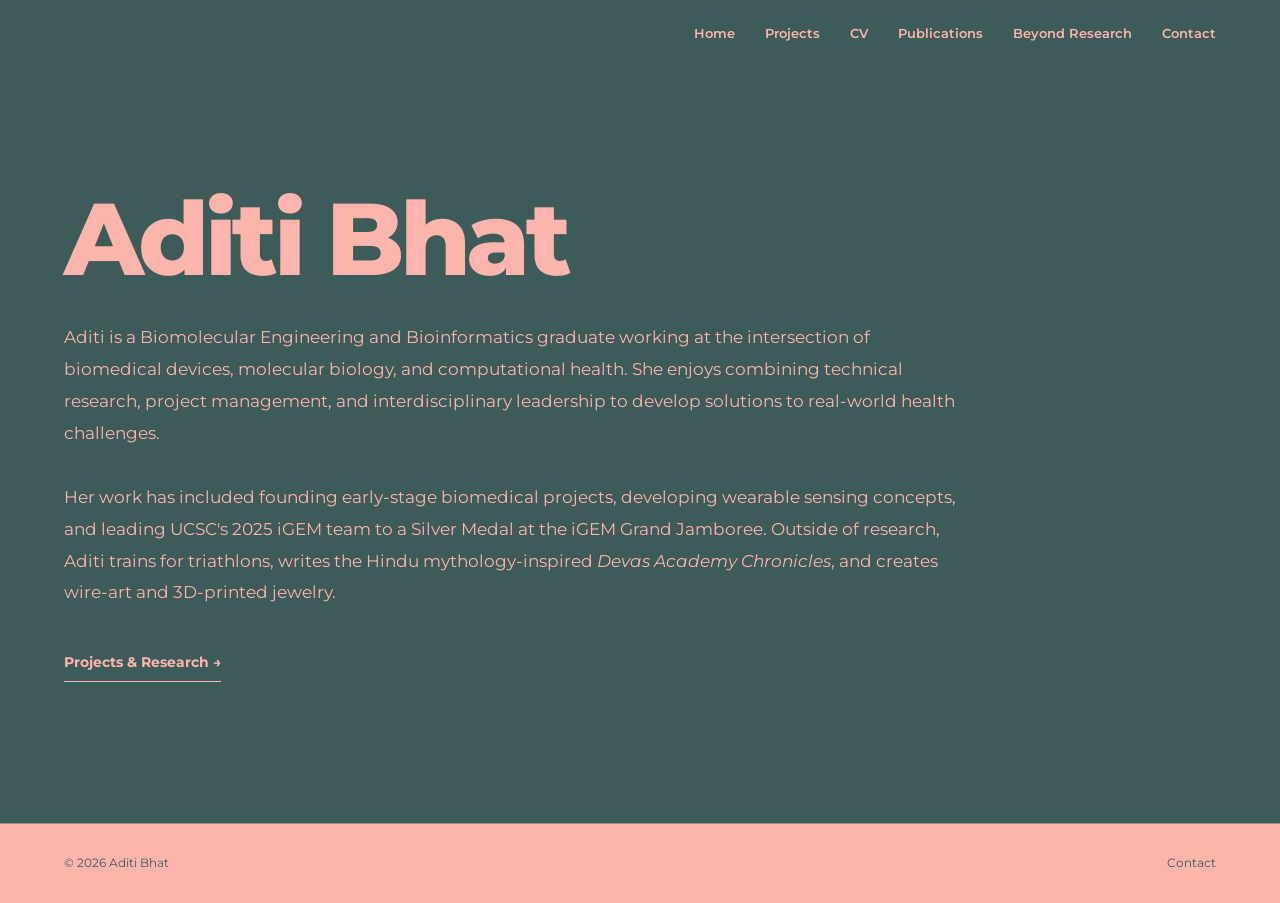
<file: index.html>
<!DOCTYPE html>
<html lang="en">

<head>
    <meta charset="UTF-8">
    <meta name="viewport" content="width=device-width, initial-scale=1.0">

    <meta
        name="description"
        content="Portfolio of Aditi Bhat — bioengineer working across biomedical devices, molecular biology, computational health, and interdisciplinary research."
    >

    <title>Aditi Bhat | Portfolio</title>

    <link rel="preconnect" href="https://fonts.googleapis.com">
<link rel="preconnect" href="https://fonts.gstatic.com" crossorigin>

<link
    href="https://fonts.googleapis.com/css2?family=Montserrat:wght@400;500;600;700;800&display=swap"
    rel="stylesheet"
>

<link rel="stylesheet" href="style.css">
</head>


<body>

    <header>
        <nav class="navbar">

            <div class="nav-links">
                <a href="index.html">Home</a>
                <a href="projects.html">Projects</a>
                <a href="cv.html">CV</a>
                <a href="publications.html">Publications</a>
                <a href="beyond.html">Beyond Research</a>
                <a href="contact.html">Contact</a>
            </div>

        </nav>
    </header>


    <main class="home">

        <section class="home-hero">

            <div class="home-hero-inner">

                <h1>Aditi Bhat</h1>


                <p class="home-subheading">

                    Aditi is a Biomolecular Engineering and Bioinformatics
                    graduate working at the intersection of biomedical
                    devices, molecular biology, and computational health.
                    She enjoys combining technical research, project
                    management, and interdisciplinary leadership to develop
                    solutions to real-world health challenges.

                    <br><br>

                    Her work has included founding early-stage biomedical
                    projects, developing wearable sensing concepts, and
                    leading UCSC's 2025 iGEM team to a Silver Medal at the
                    iGEM Grand Jamboree. Outside of research, Aditi trains
                    for triathlons, writes the Hindu mythology-inspired
                    <em>Devas Academy Chronicles</em>, and creates wire-art
                    and 3D-printed jewelry.

                </p>


                <a href="projects.html" class="hero-link">
                    Projects & Research →
                </a>

            </div>

        </section>

    </main>


    <footer>

        <p>© 2026 Aditi Bhat</p>

        <div class="footer-links">
            <a href="contact.html">Contact</a>
        </div>

    </footer>

</body>

</html>
</file>
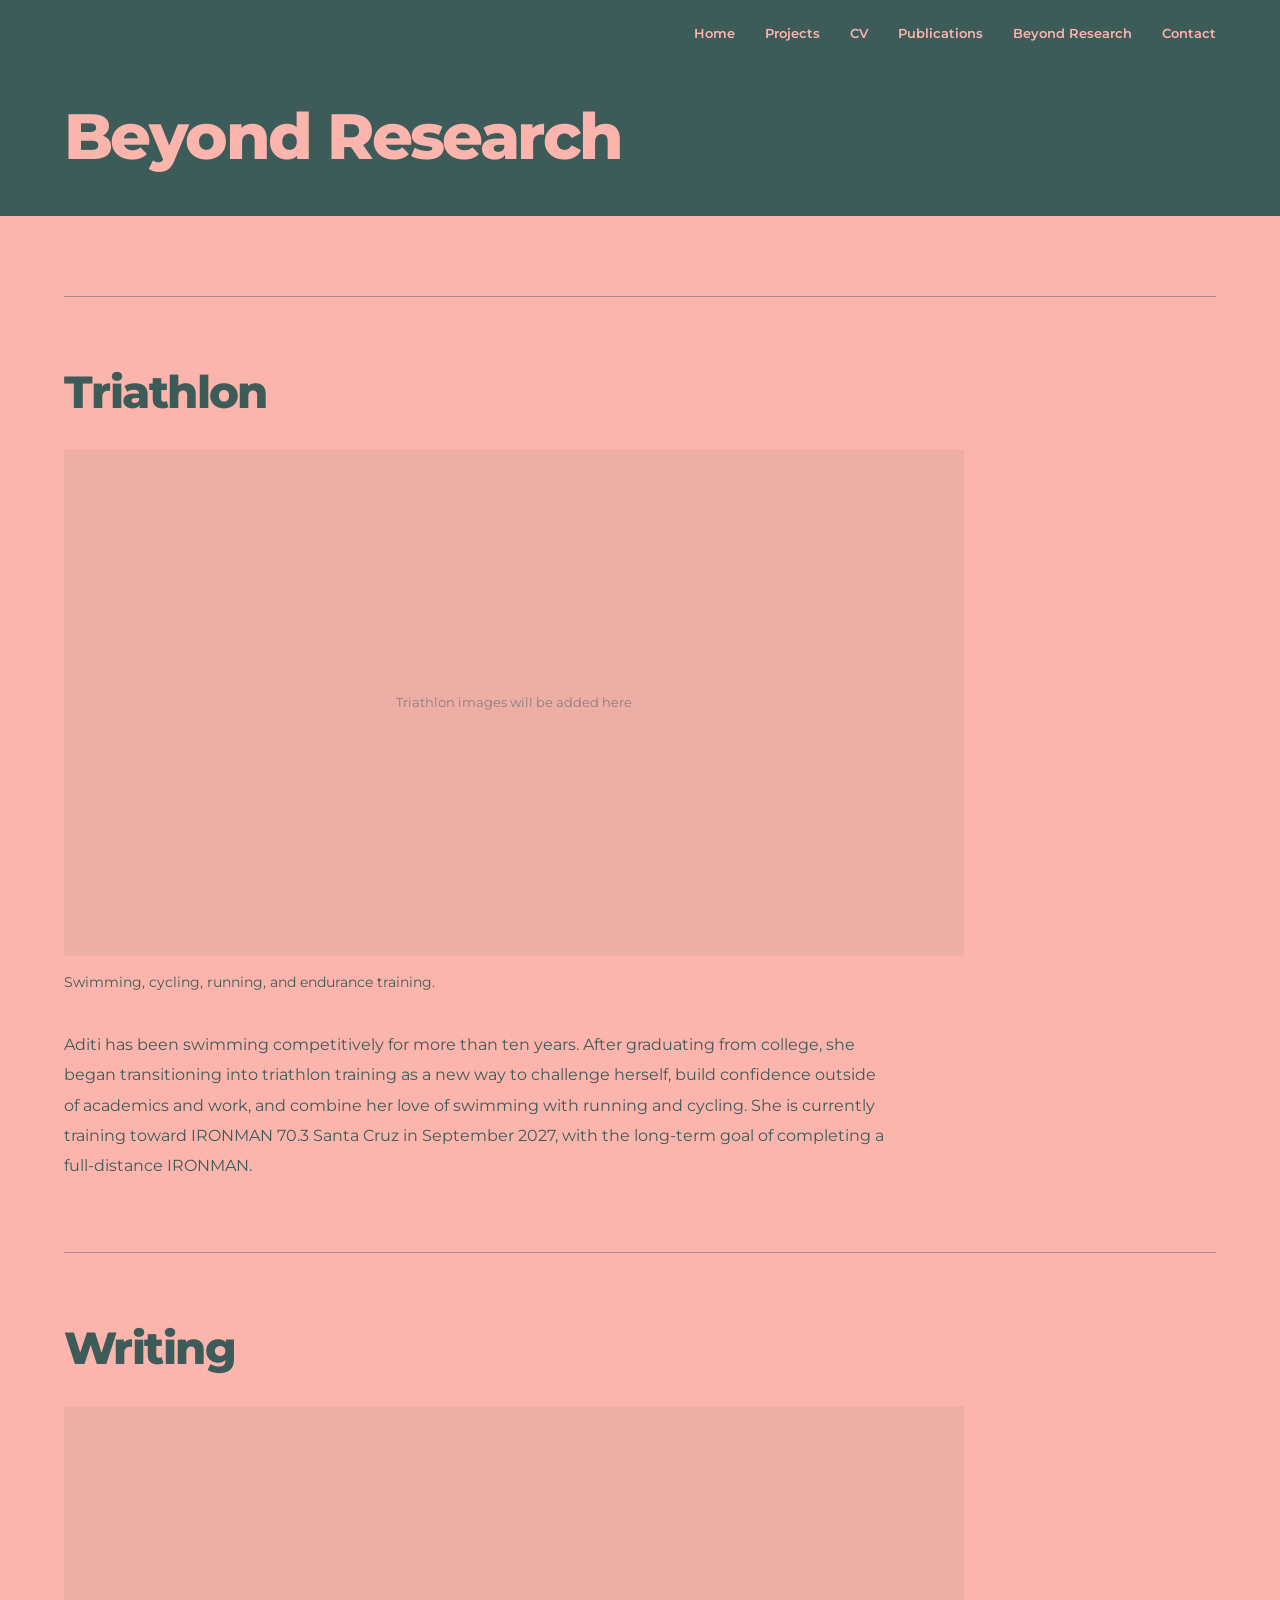
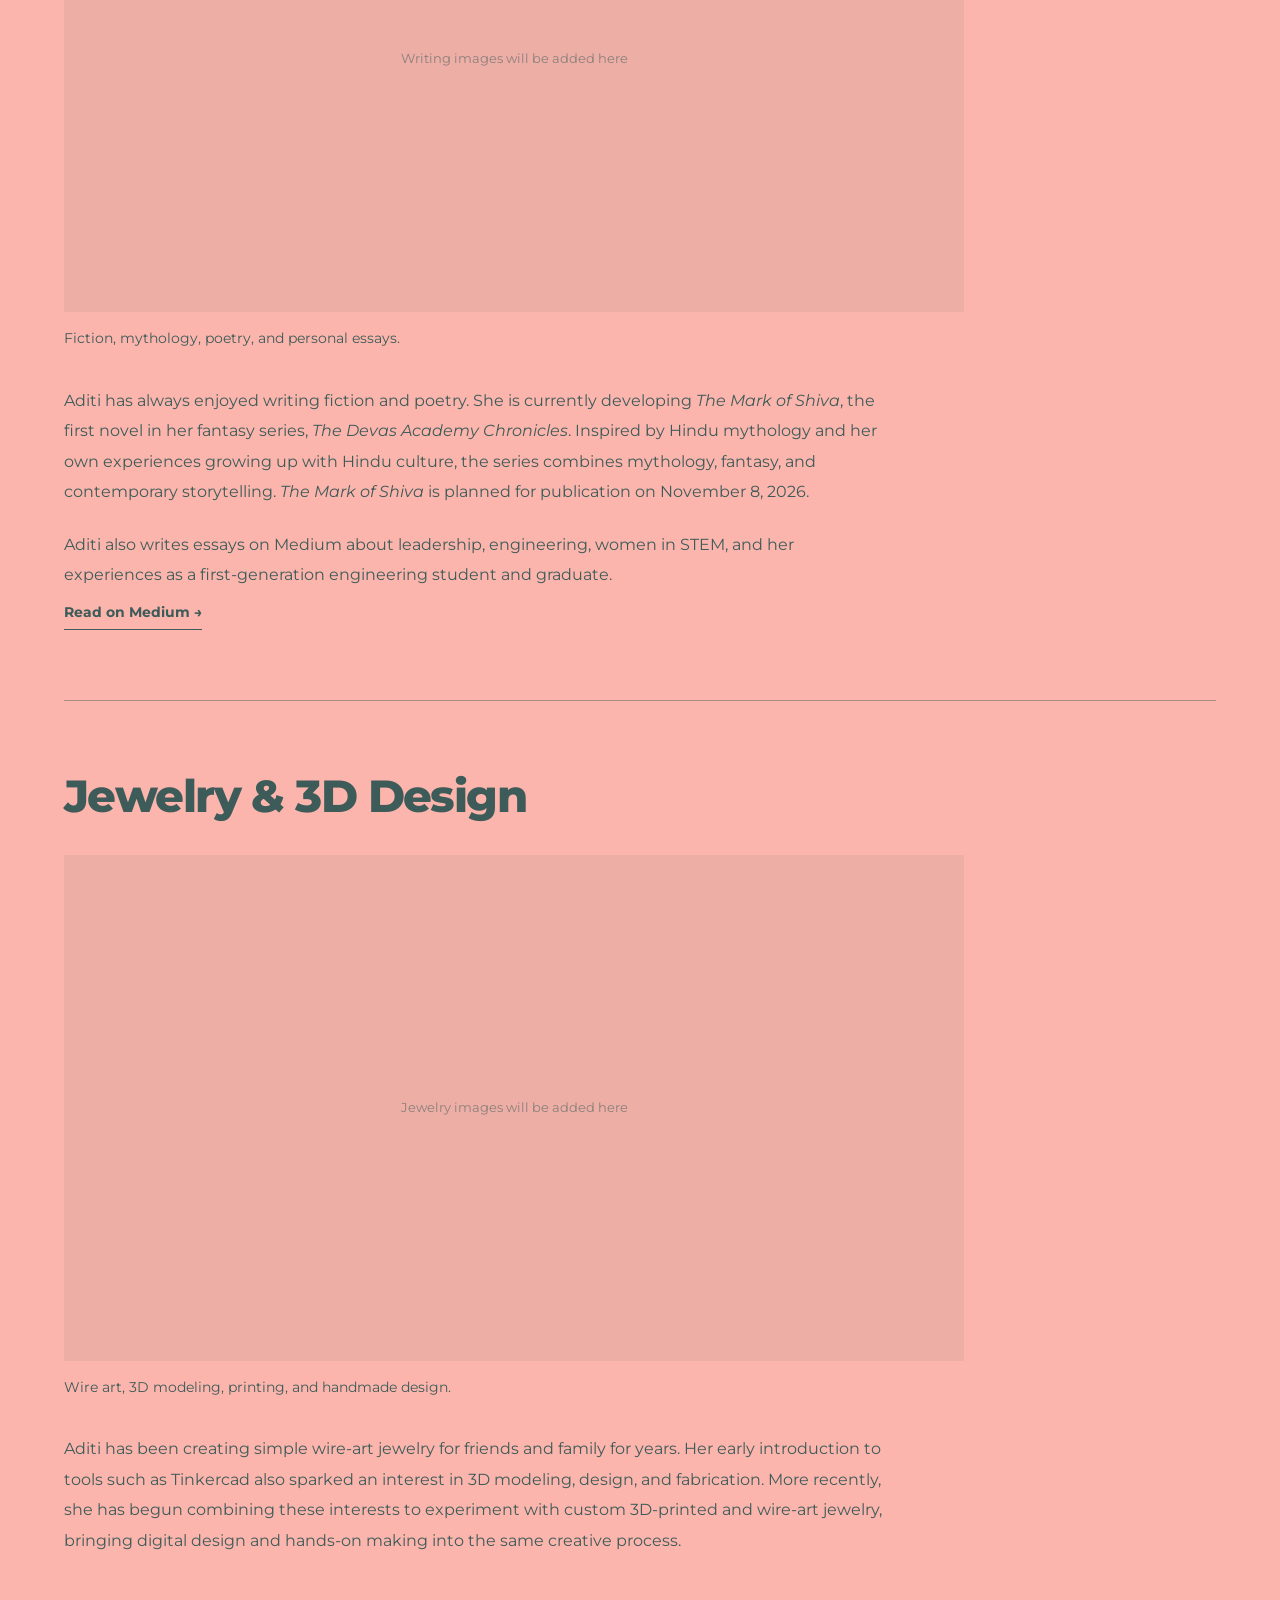
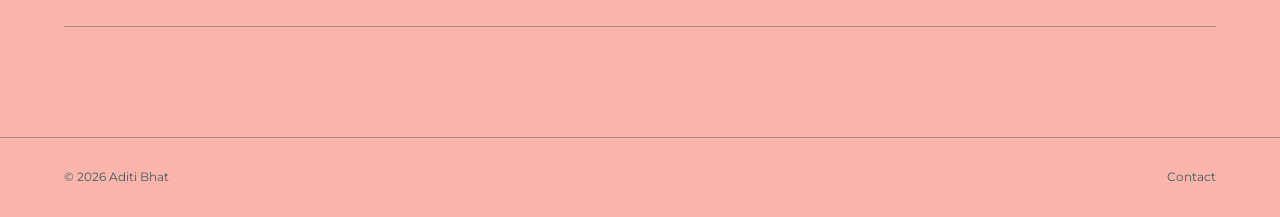
<file: beyond.html>
<!DOCTYPE html>
<html lang="en">

<head>
    <meta charset="UTF-8">
    <meta name="viewport" content="width=device-width, initial-scale=1.0">

    <meta
        name="description"
        content="Beyond research — triathlon, writing, jewelry, and 3D design by Aditi Bhat."
    >

    <title>Beyond Research | Aditi Bhat</title>

    <link rel="preconnect" href="https://fonts.googleapis.com">
<link rel="preconnect" href="https://fonts.gstatic.com" crossorigin>

<link
    href="https://fonts.googleapis.com/css2?family=Montserrat:wght@400;500;600;700;800&display=swap"
    rel="stylesheet"
>

<link rel="stylesheet" href="style.css">
</head>


<body>

    <header>
        <nav class="navbar">

            <div class="nav-links">
                <a href="index.html">Home</a>
                <a href="projects.html">Projects</a>
                <a href="cv.html">CV</a>
                <a href="publications.html">Publications</a>
                <a href="beyond.html">Beyond Research</a>
                <a href="contact.html">Contact</a>
            </div>

        </nav>
    </header>


    <main>

        <section class="page-header">

            <div class="page-header-inner">
                <h1>Beyond Research</h1>
            </div>

        </section>


        <section class="page-content">


            <!-- TRIATHLON -->

            <section class="interest-entry">

                <h2>Triathlon</h2>


                <div class="carousel">

                    <div class="carousel-image">
                        <span>Triathlon images will be added here</span>
                    </div>

                    <p class="carousel-caption">
                        Swimming, cycling, running, and endurance training.
                    </p>

                </div>


                <p class="interest-description">
                    Aditi has been swimming competitively for more than ten
                    years. After graduating from college, she began
                    transitioning into triathlon training as a new way to
                    challenge herself, build confidence outside of academics
                    and work, and combine her love of swimming with running
                    and cycling. She is currently training toward IRONMAN
                    70.3 Santa Cruz in September 2027, with the long-term
                    goal of completing a full-distance IRONMAN.
                </p>

            </section>



            <!-- WRITING -->

            <section class="interest-entry">

                <h2>Writing</h2>


                <div class="carousel">

                    <div class="carousel-image">
                        <span>Writing images will be added here</span>
                    </div>

                    <p class="carousel-caption">
                        Fiction, mythology, poetry, and personal essays.
                    </p>

                </div>


                <p class="interest-description">
                    Aditi has always enjoyed writing fiction and poetry. She
                    is currently developing <em>The Mark of Shiva</em>, the
                    first novel in her fantasy series,
                    <em>The Devas Academy Chronicles</em>. Inspired by Hindu
                    mythology and her own experiences growing up with Hindu
                    culture, the series combines mythology, fantasy, and
                    contemporary storytelling. <em>The Mark of Shiva</em> is
                    planned for publication on November 8, 2026.
                </p>


                <p class="interest-description">
                    Aditi also writes essays on Medium about leadership,
                    engineering, women in STEM, and her experiences as a
                    first-generation engineering student and graduate.
                </p>


                <!-- Add Mark of Shiva link here once available -->


                <a
                    href="https://medium.com/@aditibhat017"
                    class="interest-link"
                    target="_blank"
                    rel="noopener noreferrer"
                >
                    Read on Medium →
                </a>

            </section>



            <!-- JEWELRY -->

            <section class="interest-entry">

                <h2>Jewelry & 3D Design</h2>


                <div class="carousel">

                    <div class="carousel-image">
                        <span>Jewelry images will be added here</span>
                    </div>

                    <p class="carousel-caption">
                        Wire art, 3D modeling, printing, and handmade design.
                    </p>

                </div>


                <p class="interest-description">
                    Aditi has been creating simple wire-art jewelry for
                    friends and family for years. Her early introduction to
                    tools such as Tinkercad also sparked an interest in 3D
                    modeling, design, and fabrication. More recently, she has
                    begun combining these interests to experiment with custom
                    3D-printed and wire-art jewelry, bringing digital design
                    and hands-on making into the same creative process.
                </p>


                <!--
                Add your Instagram URL when the account is ready:

                <a
                    href="YOUR-INSTAGRAM-URL"
                    class="interest-link"
                    target="_blank"
                    rel="noopener noreferrer"
                >
                    View on Instagram →
                </a>
                -->

            </section>

        </section>

    </main>


    <footer>

        <p>© 2026 Aditi Bhat</p>

        <div class="footer-links">
            <a href="contact.html">Contact</a>
        </div>

    </footer>

</body>

</html>
</file>
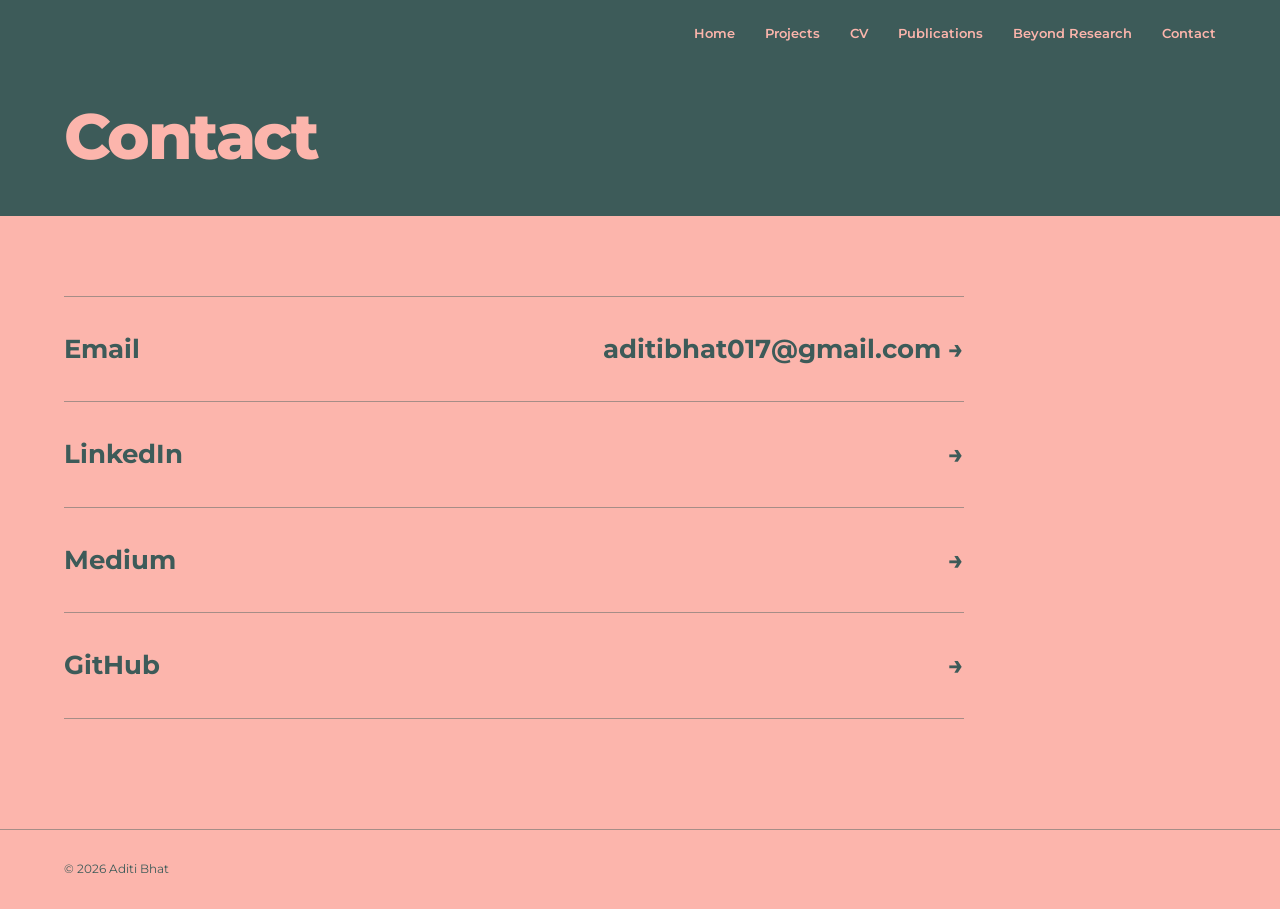
<file: contact.html>
<!DOCTYPE html>
<html lang="en">

<head>
    <meta charset="UTF-8">
    <meta name="viewport" content="width=device-width, initial-scale=1.0">

    <meta
        name="description"
        content="Contact Aditi Bhat."
    >

    <title>Contact | Aditi Bhat</title>

    <link rel="preconnect" href="https://fonts.googleapis.com">
<link rel="preconnect" href="https://fonts.gstatic.com" crossorigin>

<link
    href="https://fonts.googleapis.com/css2?family=Montserrat:wght@400;500;600;700;800&display=swap"
    rel="stylesheet"
>

<link rel="stylesheet" href="style.css">
</head>


<body>

    <header>
        <nav class="navbar">

            <div class="nav-links">
                <a href="index.html">Home</a>
                <a href="projects.html">Projects</a>
                <a href="cv.html">CV</a>
                <a href="publications.html">Publications</a>
                <a href="beyond.html">Beyond Research</a>
                <a href="contact.html">Contact</a>
            </div>

        </nav>
    </header>


    <main>

        <section class="page-header">

            <div class="page-header-inner">
                <h1>Contact</h1>
            </div>

        </section>


        <section class="page-content">

            <ul class="contact-list">


                <li>

                    <a href="mailto:aditibhat017@gmail.com">

                        <span>Email</span>

                        <span>
                            aditibhat017@gmail.com →
                        </span>

                    </a>

                </li>


                <li>

                    <a
                        href="https://www.linkedin.com/in/aditi-bhat-0017"
                        target="_blank"
                        rel="noopener noreferrer"
                    >

                        <span>LinkedIn</span>

                        <span>→</span>

                    </a>

                </li>


                <li>

                    <a
                        href="https://medium.com/@aditibhat017"
                        target="_blank"
                        rel="noopener noreferrer"
                    >

                        <span>Medium</span>

                        <span>→</span>

                    </a>

                </li>


                <li>

                    <a
                        href="https://github.com/aditibhat017-prog"
                        target="_blank"
                        rel="noopener noreferrer"
                    >

                        <span>GitHub</span>

                        <span>→</span>

                    </a>

                </li>

            </ul>

        </section>

    </main>


    <footer>
        <p>© 2026 Aditi Bhat</p>
    </footer>

</body>

</html>
</file>
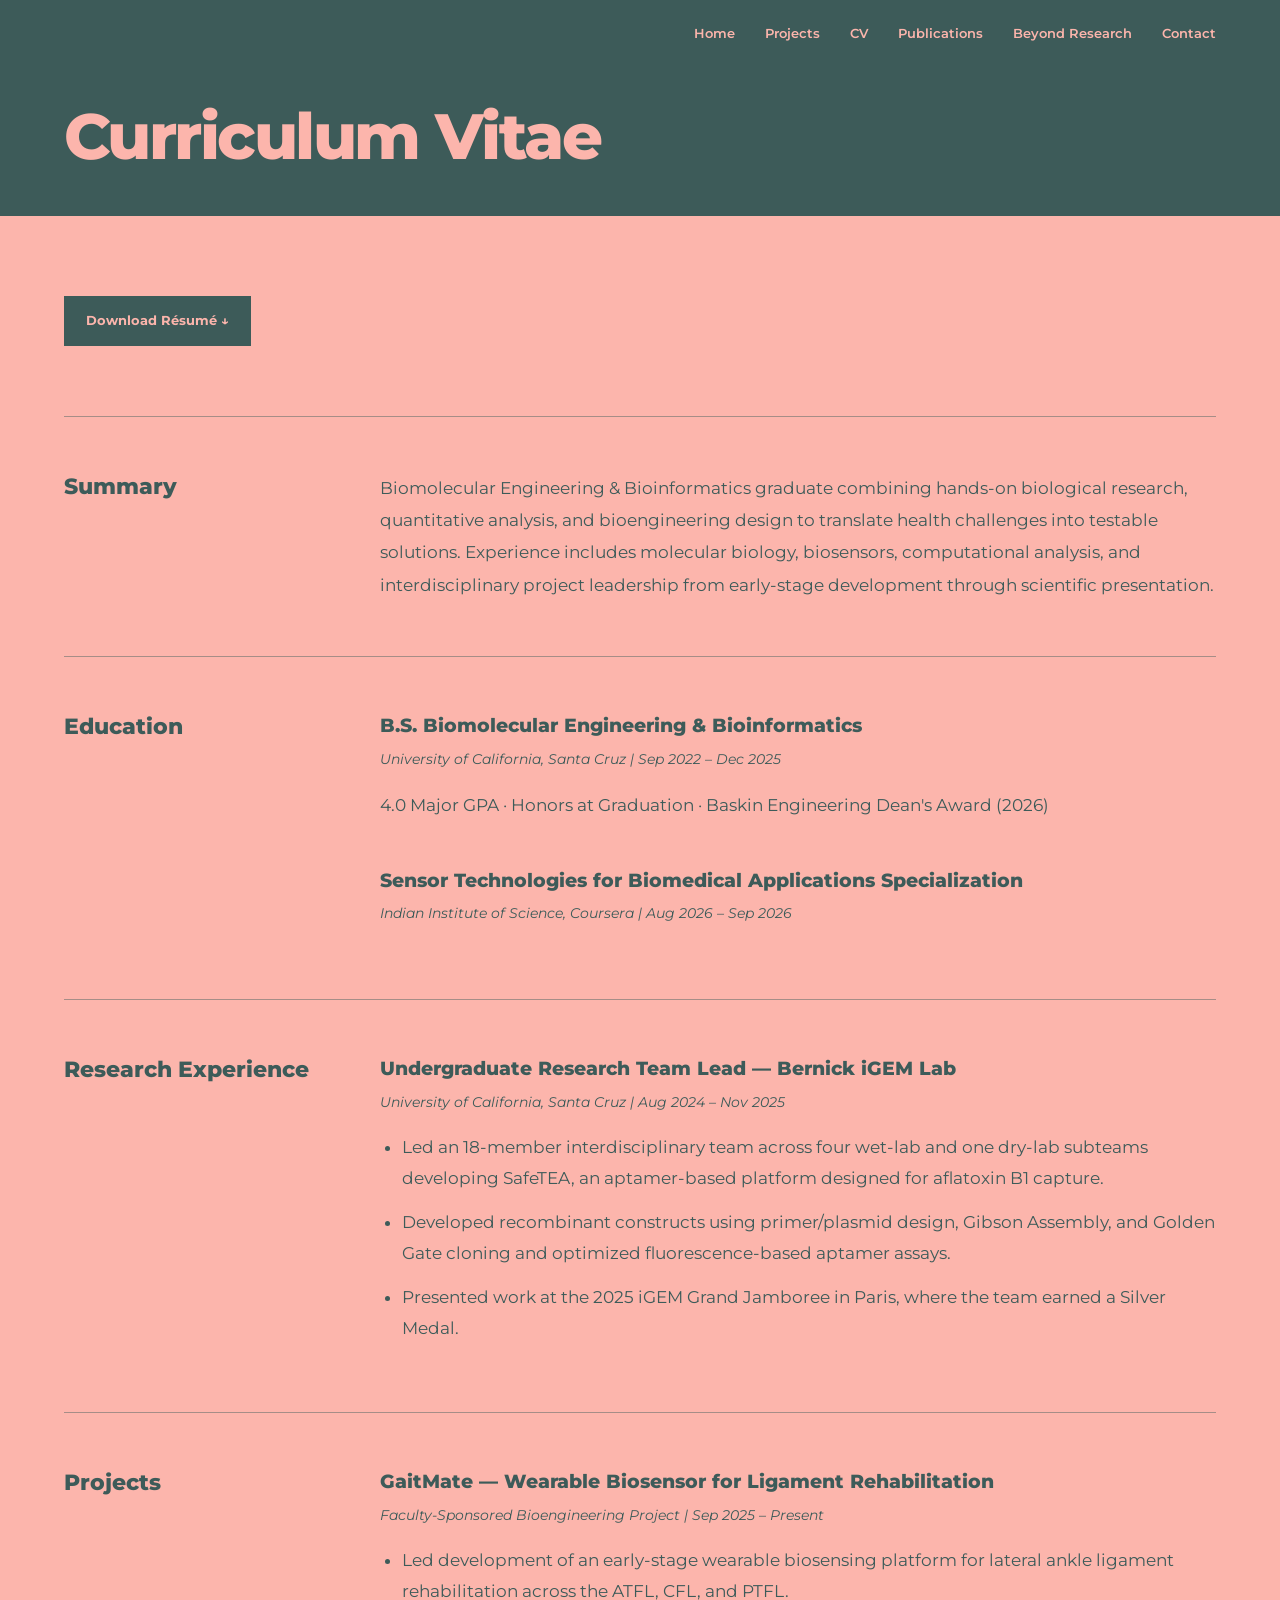
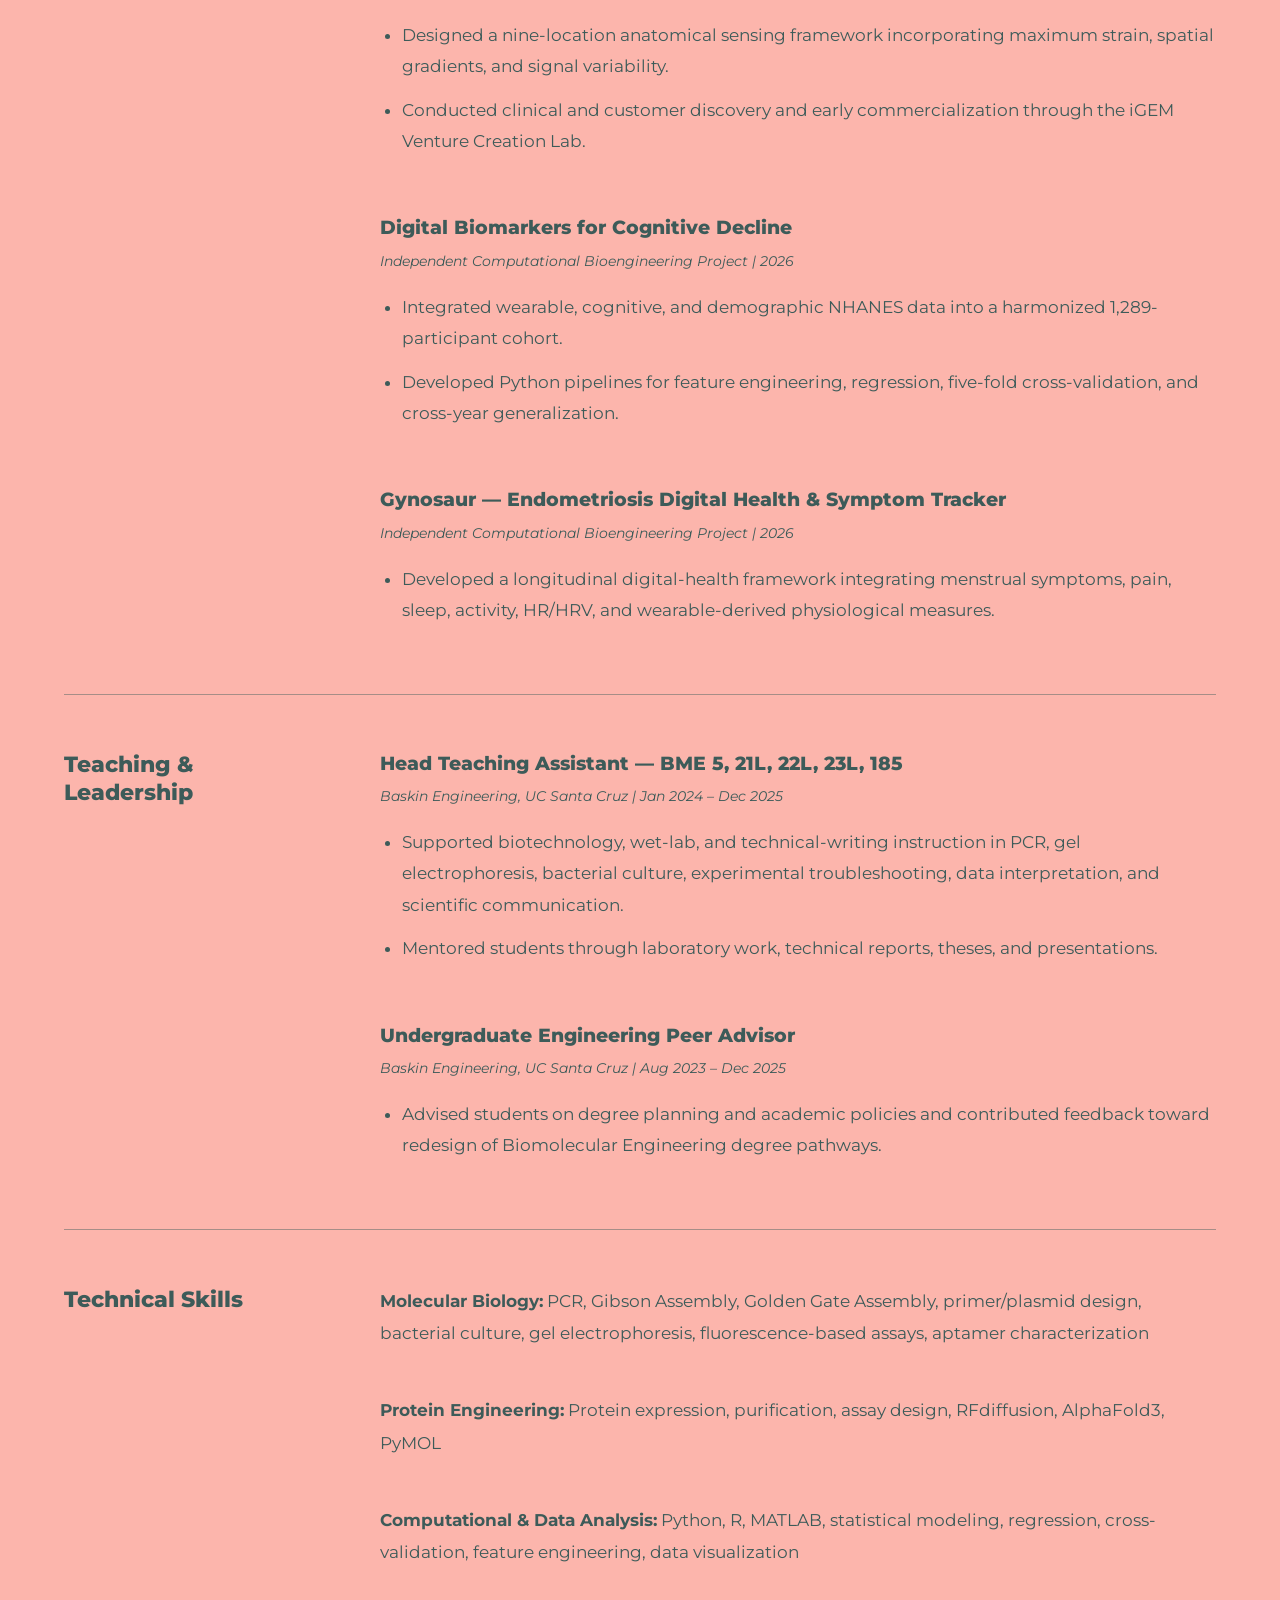
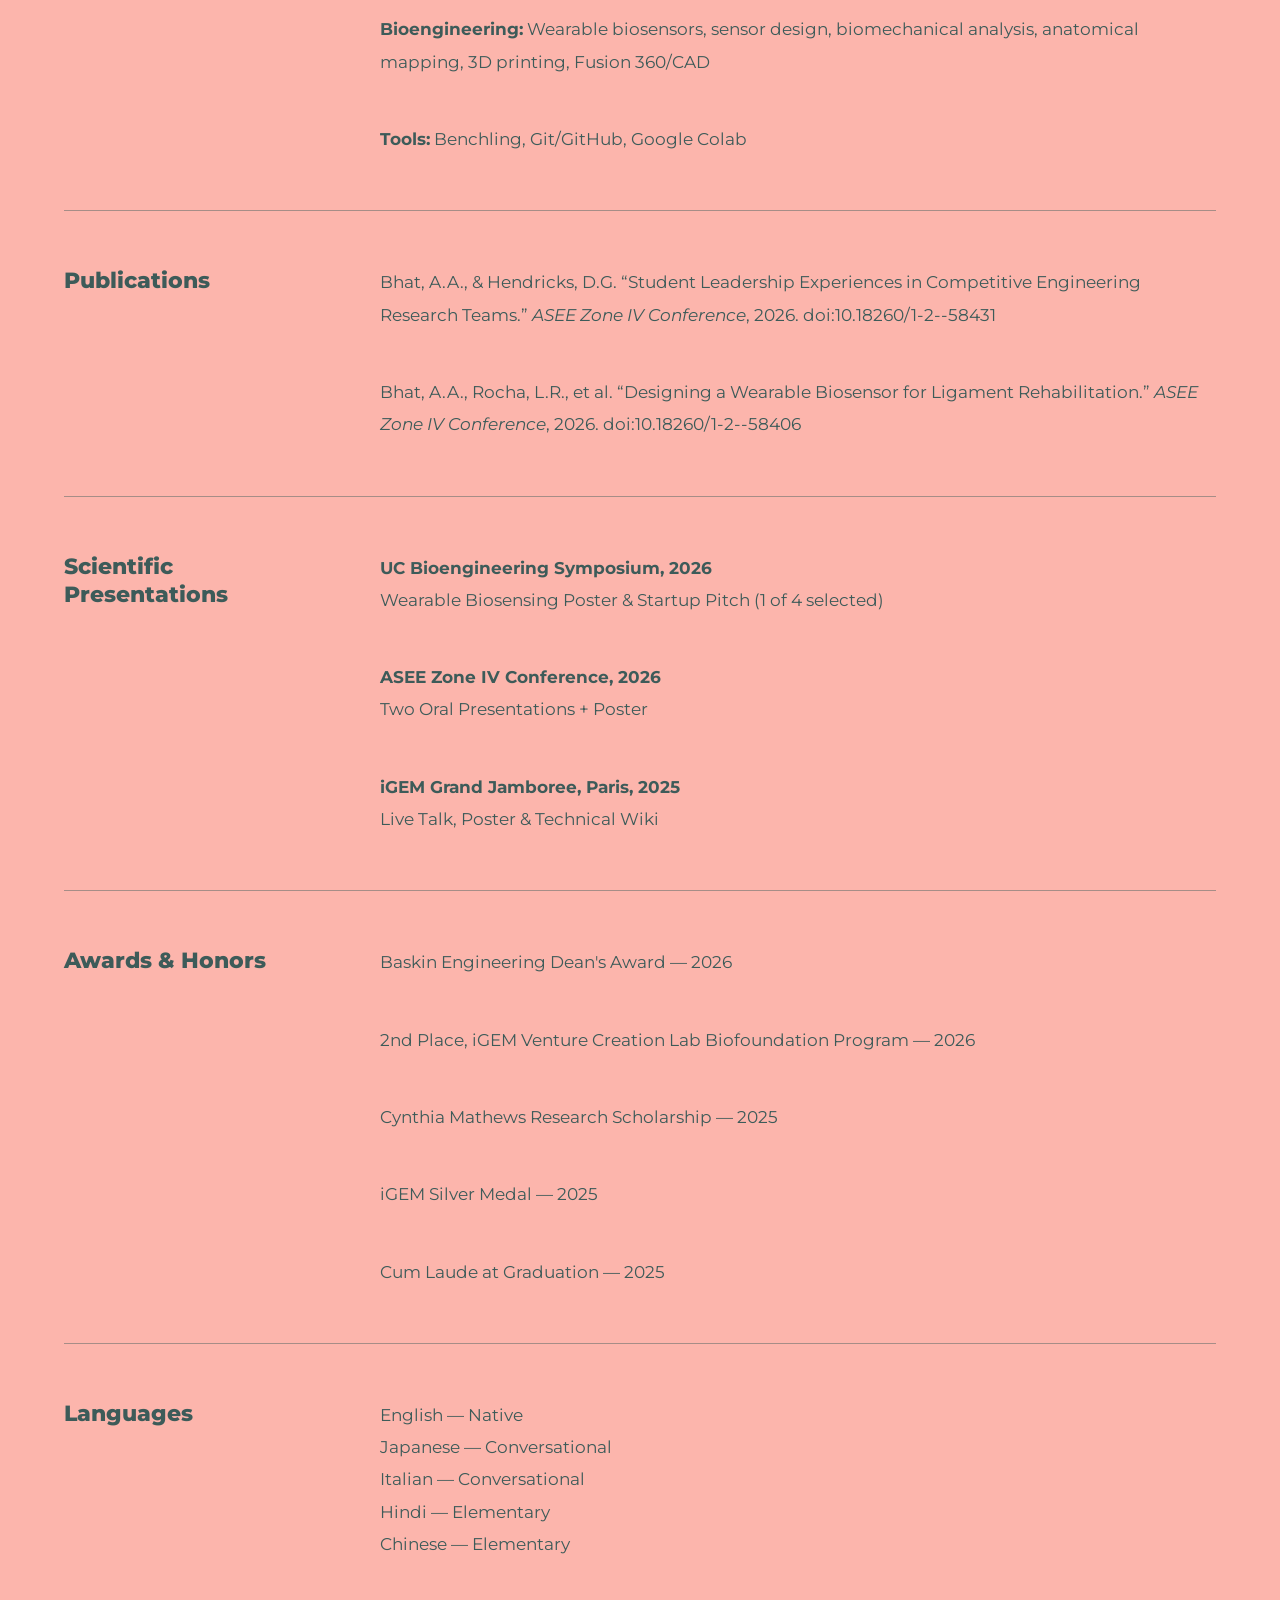
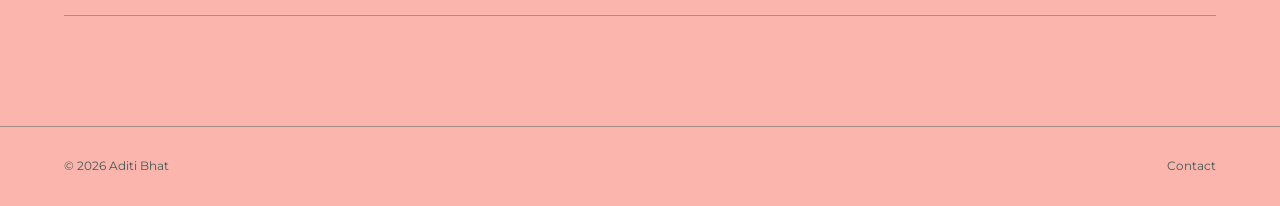
<file: cv.html>
<!DOCTYPE html>
<html lang="en">

<head>
    <meta charset="UTF-8">
    <meta name="viewport" content="width=device-width, initial-scale=1.0">

    <meta
        name="description"
        content="Curriculum vitae of Aditi Bhat."
    >

    <title>CV | Aditi Bhat</title>

    <link rel="preconnect" href="https://fonts.googleapis.com">
<link rel="preconnect" href="https://fonts.gstatic.com" crossorigin>

<link
    href="https://fonts.googleapis.com/css2?family=Montserrat:wght@400;500;600;700;800&display=swap"
    rel="stylesheet"
>

<link rel="stylesheet" href="style.css">
</head>


<body>

    <header>
        <nav class="navbar">

            <div class="nav-links">
                <a href="index.html">Home</a>
                <a href="projects.html">Projects</a>
                <a href="cv.html">CV</a>
                <a href="publications.html">Publications</a>
                <a href="beyond.html">Beyond Research</a>
                <a href="contact.html">Contact</a>
            </div>

        </nav>
    </header>


    <main>

        <section class="page-header">

            <div class="page-header-inner">
                <h1>Curriculum Vitae</h1>
            </div>

        </section>


        <section class="page-content">

            <a
                href="Aditi_Bhat_Resume.pdf"
                class="cv-download"
                target="_blank"
            >
                Download Résumé ↓
            </a>


            <!-- SUMMARY -->

            <section class="cv-section">

                <h2>Summary</h2>

                <div class="cv-items">

                    <div class="cv-item">

                        <p>
                            Biomolecular Engineering & Bioinformatics graduate
                            combining hands-on biological research,
                            quantitative analysis, and bioengineering design
                            to translate health challenges into testable
                            solutions. Experience includes molecular biology,
                            biosensors, computational analysis, and
                            interdisciplinary project leadership from
                            early-stage development through scientific
                            presentation.
                        </p>

                    </div>

                </div>

            </section>


            <!-- EDUCATION -->

            <section class="cv-section">

                <h2>Education</h2>

                <div class="cv-items">

                    <div class="cv-item">

                        <h3>
                            B.S. Biomolecular Engineering & Bioinformatics
                        </h3>

                        <p class="cv-meta">
                            University of California, Santa Cruz |
                            Sep 2022 – Dec 2025
                        </p>

                        <p>
                            4.0 Major GPA · Honors at Graduation ·
                            Baskin Engineering Dean's Award (2026)
                        </p>

                    </div>


                    <div class="cv-item">

                        <h3>
                            Sensor Technologies for Biomedical Applications
                            Specialization
                        </h3>

                        <p class="cv-meta">
                            Indian Institute of Science, Coursera |
                            Aug 2026 – Sep 2026
                        </p>

                    </div>

                </div>

            </section>


            <!-- RESEARCH -->

            <section class="cv-section">

                <h2>Research Experience</h2>

                <div class="cv-items">

                    <div class="cv-item">

                        <h3>
                            Undergraduate Research Team Lead — Bernick iGEM Lab
                        </h3>

                        <p class="cv-meta">
                            University of California, Santa Cruz |
                            Aug 2024 – Nov 2025
                        </p>

                        <ul>

                            <li>
                                Led an 18-member interdisciplinary team across
                                four wet-lab and one dry-lab subteams
                                developing SafeTEA, an aptamer-based platform
                                designed for aflatoxin B1 capture.
                            </li>

                            <li>
                                Developed recombinant constructs using
                                primer/plasmid design, Gibson Assembly, and
                                Golden Gate cloning and optimized
                                fluorescence-based aptamer assays.
                            </li>

                            <li>
                                Presented work at the 2025 iGEM Grand
                                Jamboree in Paris, where the team earned a
                                Silver Medal.
                            </li>

                        </ul>

                    </div>

                </div>

            </section>


            <!-- PROJECTS -->

            <section class="cv-section">

                <h2>Projects</h2>

                <div class="cv-items">


                    <div class="cv-item">

                        <h3>
                            GaitMate — Wearable Biosensor for Ligament
                            Rehabilitation
                        </h3>

                        <p class="cv-meta">
                            Faculty-Sponsored Bioengineering Project |
                            Sep 2025 – Present
                        </p>

                        <ul>

                            <li>
                                Led development of an early-stage wearable
                                biosensing platform for lateral ankle ligament
                                rehabilitation across the ATFL, CFL, and PTFL.
                            </li>

                            <li>
                                Designed a nine-location anatomical sensing
                                framework incorporating maximum strain,
                                spatial gradients, and signal variability.
                            </li>

                            <li>
                                Conducted clinical and customer discovery and
                                early commercialization through the iGEM
                                Venture Creation Lab.
                            </li>

                        </ul>

                    </div>


                    <div class="cv-item">

                        <h3>
                            Digital Biomarkers for Cognitive Decline
                        </h3>

                        <p class="cv-meta">
                            Independent Computational Bioengineering Project |
                            2026
                        </p>

                        <ul>

                            <li>
                                Integrated wearable, cognitive, and
                                demographic NHANES data into a harmonized
                                1,289-participant cohort.
                            </li>

                            <li>
                                Developed Python pipelines for feature
                                engineering, regression, five-fold
                                cross-validation, and cross-year
                                generalization.
                            </li>

                        </ul>

                    </div>


                    <div class="cv-item">

                        <h3>
                            Gynosaur — Endometriosis Digital Health &
                            Symptom Tracker
                        </h3>

                        <p class="cv-meta">
                            Independent Computational Bioengineering Project |
                            2026
                        </p>

                        <ul>

                            <li>
                                Developed a longitudinal digital-health
                                framework integrating menstrual symptoms,
                                pain, sleep, activity, HR/HRV, and
                                wearable-derived physiological measures.
                            </li>

                        </ul>

                    </div>

                </div>

            </section>


            <!-- LEADERSHIP -->

            <section class="cv-section">

                <h2>Teaching & Leadership</h2>

                <div class="cv-items">

                    <div class="cv-item">

                        <h3>
                            Head Teaching Assistant — BME 5, 21L, 22L,
                            23L, 185
                        </h3>

                        <p class="cv-meta">
                            Baskin Engineering, UC Santa Cruz |
                            Jan 2024 – Dec 2025
                        </p>

                        <ul>

                            <li>
                                Supported biotechnology, wet-lab, and
                                technical-writing instruction in PCR, gel
                                electrophoresis, bacterial culture,
                                experimental troubleshooting, data
                                interpretation, and scientific communication.
                            </li>

                            <li>
                                Mentored students through laboratory work,
                                technical reports, theses, and presentations.
                            </li>

                        </ul>

                    </div>


                    <div class="cv-item">

                        <h3>
                            Undergraduate Engineering Peer Advisor
                        </h3>

                        <p class="cv-meta">
                            Baskin Engineering, UC Santa Cruz |
                            Aug 2023 – Dec 2025
                        </p>

                        <ul>

                            <li>
                                Advised students on degree planning and
                                academic policies and contributed feedback
                                toward redesign of Biomolecular Engineering
                                degree pathways.
                            </li>

                        </ul>

                    </div>

                </div>

            </section>


            <!-- SKILLS -->

            <section class="cv-section">

                <h2>Technical Skills</h2>

                <div class="cv-items">

                    <div class="cv-item">
                        <p>
                            <strong>Molecular Biology:</strong>
                            PCR, Gibson Assembly, Golden Gate Assembly,
                            primer/plasmid design, bacterial culture, gel
                            electrophoresis, fluorescence-based assays,
                            aptamer characterization
                        </p>
                    </div>

                    <div class="cv-item">
                        <p>
                            <strong>Protein Engineering:</strong>
                            Protein expression, purification, assay design,
                            RFdiffusion, AlphaFold3, PyMOL
                        </p>
                    </div>

                    <div class="cv-item">
                        <p>
                            <strong>Computational & Data Analysis:</strong>
                            Python, R, MATLAB, statistical modeling,
                            regression, cross-validation, feature engineering,
                            data visualization
                        </p>
                    </div>

                    <div class="cv-item">
                        <p>
                            <strong>Bioengineering:</strong>
                            Wearable biosensors, sensor design, biomechanical
                            analysis, anatomical mapping, 3D printing,
                            Fusion 360/CAD
                        </p>
                    </div>

                    <div class="cv-item">
                        <p>
                            <strong>Tools:</strong>
                            Benchling, Git/GitHub, Google Colab
                        </p>
                    </div>

                </div>

            </section>


            <!-- PUBLICATIONS -->

            <section class="cv-section">

                <h2>Publications</h2>

                <div class="cv-items">

                    <div class="cv-item">
                        <p>
                            Bhat, A.A., & Hendricks, D.G.
                            “Student Leadership Experiences in Competitive
                            Engineering Research Teams.”
                            <em>ASEE Zone IV Conference</em>, 2026.
                            doi:10.18260/1-2--58431
                        </p>
                    </div>

                    <div class="cv-item">
                        <p>
                            Bhat, A.A., Rocha, L.R., et al.
                            “Designing a Wearable Biosensor for Ligament
                            Rehabilitation.”
                            <em>ASEE Zone IV Conference</em>, 2026.
                            doi:10.18260/1-2--58406
                        </p>
                    </div>

                </div>

            </section>


            <!-- PRESENTATIONS -->

            <section class="cv-section">

                <h2>Scientific Presentations</h2>

                <div class="cv-items">

                    <div class="cv-item">
                        <p>
                            <strong>UC Bioengineering Symposium, 2026</strong><br>
                            Wearable Biosensing Poster & Startup Pitch
                            (1 of 4 selected)
                        </p>
                    </div>

                    <div class="cv-item">
                        <p>
                            <strong>ASEE Zone IV Conference, 2026</strong><br>
                            Two Oral Presentations + Poster
                        </p>
                    </div>

                    <div class="cv-item">
                        <p>
                            <strong>iGEM Grand Jamboree, Paris, 2025</strong><br>
                            Live Talk, Poster & Technical Wiki
                        </p>
                    </div>

                </div>

            </section>


            <!-- AWARDS -->

            <section class="cv-section">

                <h2>Awards & Honors</h2>

                <div class="cv-items">

                    <div class="cv-item">
                        <p>Baskin Engineering Dean's Award — 2026</p>
                    </div>

                    <div class="cv-item">
                        <p>
                            2nd Place, iGEM Venture Creation Lab
                            Biofoundation Program — 2026
                        </p>
                    </div>

                    <div class="cv-item">
                        <p>Cynthia Mathews Research Scholarship — 2025</p>
                    </div>

                    <div class="cv-item">
                        <p>iGEM Silver Medal — 2025</p>
                    </div>

                    <div class="cv-item">
                        <p>Cum Laude at Graduation — 2025</p>
                    </div>

                </div>

            </section>


            <!-- LANGUAGES -->

            <section class="cv-section">

                <h2>Languages</h2>

                <div class="cv-items">

                    <div class="cv-item">
                        <p>
                            English — Native<br>
                            Japanese — Conversational<br>
                            Italian — Conversational<br>
                            Hindi — Elementary<br>
                            Chinese — Elementary
                        </p>
                    </div>

                </div>

            </section>

        </section>

    </main>


    <footer>

        <p>© 2026 Aditi Bhat</p>

        <div class="footer-links">
            <a href="contact.html">Contact</a>
        </div>

    </footer>

</body>

</html>
</file>
<file: style.css>
/* =========================================================
   ADITI BHAT — PORTFOLIO
   ========================================================= */

:root {
    --teal: #3d5b59;
    --pink: #fcb5ac;

    --font: "Montserrat", Arial, sans-serif;
}


/* =========================================================
   RESET
   ========================================================= */

* {
    box-sizing: border-box;
    margin: 0;
    padding: 0;
}

html {
    scroll-behavior: smooth;
}

body {
    min-height: 100vh;

    background: var(--pink);
    color: var(--teal);

    font-family: var(--font);
    font-size: 17px;
    font-weight: 400;
    line-height: 1.9;
}

a {
    color: inherit;
}

p {
    line-height: 1.9;
}


/* =========================================================
   NAVIGATION
   ========================================================= */

header {
    width: 100%;
    background: var(--teal);
}

.navbar {
    max-width: 1300px;
    margin: 0 auto;
    padding: 22px 5%;

    display: flex;
    justify-content: flex-end;
    align-items: center;
}

.nav-links {
    display: flex;
    align-items: center;
    gap: 30px;
}

.nav-links a {
    color: var(--pink);
    text-decoration: none;

    font-size: 0.8rem;
    font-weight: 600;

    transition: opacity 0.2s ease;
}

.nav-links a:hover {
    opacity: 0.6;
}


/* =========================================================
   HOME
   ========================================================= */

.home {
    background: var(--teal);
}

.home-hero {
    width: 100%;

    background: var(--teal);
    color: var(--pink);
}

.home-hero-inner {
    max-width: 1300px;
    min-height: calc(100vh - 145px);

    margin: 0 auto;
    padding: 70px 5% 90px;

    display: flex;
    flex-direction: column;
    justify-content: center;
    align-items: flex-start;
}

.home-hero h1 {
    font-size: clamp(4rem, 8vw, 7.5rem);
    font-weight: 800;

    letter-spacing: -0.045em;
    line-height: 0.95;

    margin-bottom: 35px;
}

.home-subheading {
    max-width: 900px;

    margin-bottom: 40px;

    font-size: 1.05rem;
    font-weight: 400;

    line-height: 1.9;
}

.hero-link {
    display: inline-block;

    color: var(--pink);
    text-decoration: none;

    font-size: 0.9rem;
    font-weight: 700;

    padding-bottom: 4px;

    border-bottom: 1px solid var(--pink);

    transition:
        opacity 0.2s ease,
        padding-left 0.2s ease;
}

.hero-link:hover {
    opacity: 0.7;
    padding-left: 7px;
}


/* =========================================================
   PAGE HEADERS
   ========================================================= */

.page-header {
    width: 100%;

    background: var(--teal);
    color: var(--pink);

    padding: 35px 5% 45px;
}

.page-header-inner {
    max-width: 1300px;
    margin: 0 auto;
}

.page-header h1 {
    font-size: clamp(2.6rem, 5vw, 4.2rem);
    font-weight: 800;

    letter-spacing: -0.04em;
    line-height: 1.05;
}


/* =========================================================
   STANDARD CONTENT
   ========================================================= */

.page-content {
    max-width: 1300px;

    margin: 0 auto;
    padding: 80px 5% 110px;

    background: var(--pink);
}

.section-title,
.publication-section > h2,
.interest-entry > h2 {
    font-size: clamp(1.9rem, 3.5vw, 3rem);
    font-weight: 800;

    letter-spacing: -0.035em;
    line-height: 1.15;
}

.section-title {
    margin-bottom: 40px;
}


/* =========================================================
   PROJECTS
   ========================================================= */

.project-entry {
    display: grid;

    grid-template-columns: minmax(260px, 0.85fr) minmax(0, 1.65fr);
    gap: 65px;

    padding: 70px 0;

    border-top: 1px solid rgba(61, 91, 89, 0.45);
}

.project-entry:last-child {
    border-bottom: 1px solid rgba(61, 91, 89, 0.45);
}

.project-image {
    width: 100%;

    display: flex;
    align-items: flex-start;
    justify-content: center;

    overflow: hidden;
}

.project-image img {
    display: block;

    width: 100%;
    height: auto;

    max-height: 430px;

    object-fit: contain;
}

.project-details h2 {
    font-size: clamp(2rem, 3.7vw, 3.3rem);
    font-weight: 800;

    letter-spacing: -0.035em;
    line-height: 1.05;

    margin-bottom: 28px;
}

.project-details p {
    max-width: 800px;

    margin-bottom: 26px;

    font-size: 1rem;
    line-height: 1.9;
}

.role-heading {
    font-size: 1.15rem;
    font-weight: 800;

    margin-top: 35px;
    margin-bottom: 12px;
}

.project-link,
.interest-link {
    display: inline-block;

    margin-top: 10px;

    color: var(--teal);
    text-decoration: none;

    font-size: 0.85rem;
    font-weight: 700;

    padding-bottom: 3px;

    border-bottom: 1px solid var(--teal);

    transition:
        opacity 0.2s ease,
        padding-left 0.2s ease;
}

.project-link:hover,
.interest-link:hover {
    opacity: 0.65;
    padding-left: 5px;
}


/* =========================================================
   COURSEWORK
   ========================================================= */

.coursework {
    margin-top: 110px;
}

.coursework-entry {
    display: grid;

    grid-template-columns: 1fr 2fr;
    gap: 65px;

    padding: 50px 0;

    border-top: 1px solid rgba(61, 91, 89, 0.45);
}

.coursework-entry:last-child {
    border-bottom: 1px solid rgba(61, 91, 89, 0.45);
}

.coursework-entry h3 {
    font-size: 1.35rem;
    font-weight: 800;

    line-height: 1.35;
}

.coursework-entry p {
    max-width: 800px;
    line-height: 1.9;
}


/* =========================================================
   CV
   ========================================================= */

.cv-download {
    display: inline-block;

    margin-bottom: 70px;
    padding: 13px 22px;

    background: var(--teal);
    color: var(--pink);

    text-decoration: none;

    font-size: 0.8rem;
    font-weight: 700;

    transition: opacity 0.2s ease;
}

.cv-download:hover {
    opacity: 0.75;
}

.cv-section {
    display: grid;

    grid-template-columns: minmax(190px, 0.6fr) minmax(0, 2fr);
    gap: 65px;

    padding: 55px 0;

    border-top: 1px solid rgba(61, 91, 89, 0.45);
}

.cv-section:last-child {
    border-bottom: 1px solid rgba(61, 91, 89, 0.45);
}

.cv-section > h2 {
    font-size: 1.35rem;
    font-weight: 800;

    line-height: 1.3;
}

.cv-items {
    display: flex;
    flex-direction: column;
    gap: 45px;
}

.cv-item h3 {
    font-size: 1.2rem;
    font-weight: 800;

    line-height: 1.4;

    margin-bottom: 7px;
}

.cv-meta {
    margin-bottom: 16px;

    font-size: 0.9rem;
    font-style: italic;
}

.cv-item p {
    max-width: 850px;
    line-height: 1.9;
}

.cv-item ul {
    max-width: 850px;
    padding-left: 22px;
}

.cv-item li {
    margin-bottom: 12px;
    line-height: 1.85;
}


/* =========================================================
   PUBLICATIONS
   ========================================================= */

.publication-section {
    padding: 65px 0;
}

.publication-section + .publication-section {
    border-top: 1px solid rgba(61, 91, 89, 0.45);
}

.publication-section > h2 {
    margin-bottom: 42px;
}

.publication-entry {
    max-width: 900px;
    margin-bottom: 55px;
}

.publication-entry h3 {
    margin-bottom: 12px;

    font-size: 1.3rem;
    font-weight: 800;

    line-height: 1.4;
}

.publication-entry p {
    margin-bottom: 14px;
    line-height: 1.9;
}


/* =========================================================
   PRESENTATION GALLERY
   ========================================================= */

.presentation-gallery {
    display: grid;

    grid-template-columns: repeat(2, minmax(0, 1fr));
    gap: 45px 30px;

    margin-bottom: 60px;
}

.presentation-card img {
    width: 100%;
    height: 320px;

    object-fit: cover;

    display: block;
}

.presentation-card p {
    margin-top: 15px;

    font-size: 0.9rem;
    line-height: 1.65;
}


/* =========================================================
   CONFERENCE / PRESENTATION LIST
   ========================================================= */

.conference-list {
    display: flex;
    flex-direction: column;

    gap: 35px;

    max-width: 950px;
}

.conference-entry h3 {
    font-size: 1.05rem;
    font-weight: 800;

    margin-bottom: 5px;
}

.conference-entry p {
    font-size: 0.95rem;
    line-height: 1.75;
}


/* =========================================================
   AWARDS
   ========================================================= */

.awards-list {
    display: flex;
    flex-direction: column;

    gap: 42px;

    max-width: 950px;
}

.award-entry h3 {
    font-size: 1.1rem;
    font-weight: 800;

    margin-bottom: 8px;
}

.award-entry p {
    font-size: 0.95rem;
    line-height: 1.85;
}


/* =========================================================
   BEYOND RESEARCH
   ========================================================= */

.interest-entry {
    padding: 70px 0;

    border-top: 1px solid rgba(61, 91, 89, 0.45);
}

.interest-entry:last-child {
    border-bottom: 1px solid rgba(61, 91, 89, 0.45);
}

.interest-entry > h2 {
    margin-bottom: 32px;
}

.carousel {
    max-width: 900px;
    margin-bottom: 35px;
}

.carousel-image {
    width: 100%;
    aspect-ratio: 16 / 9;

    background: rgba(61, 91, 89, 0.08);

    display: flex;
    align-items: center;
    justify-content: center;

    overflow: hidden;
}

.carousel-image img {
    width: 100%;
    height: 100%;

    object-fit: cover;
}

.carousel-image span {
    font-size: 0.8rem;
    opacity: 0.55;
}

.carousel-caption {
    margin-top: 14px;

    font-size: 0.9rem;
    line-height: 1.7;
}

.interest-description {
    max-width: 820px;

    font-size: 1rem;
    line-height: 1.9;
}

.interest-description + .interest-description {
    margin-top: 22px;
}


/* =========================================================
   CONTACT
   ========================================================= */

.contact-list {
    list-style: none;

    max-width: 900px;
}

.contact-list li {
    border-top: 1px solid rgba(61, 91, 89, 0.45);
}

.contact-list li:last-child {
    border-bottom: 1px solid rgba(61, 91, 89, 0.45);
}

.contact-list a {
    display: flex;

    justify-content: space-between;
    align-items: center;

    width: 100%;

    padding: 28px 0;

    color: var(--teal);
    text-decoration: none;

    font-size: clamp(1.15rem, 2.5vw, 1.6rem);
    font-weight: 700;

    transition:
        padding-left 0.2s ease,
        opacity 0.2s ease;
}

.contact-list a:hover {
    padding-left: 8px;
    opacity: 0.65;
}


/* =========================================================
   FOOTER
   ========================================================= */

footer {
    width: 100%;

    padding: 28px 5%;

    background: var(--pink);
    color: var(--teal);

    border-top: 1px solid rgba(61, 91, 89, 0.45);

    display: flex;
    justify-content: space-between;
    align-items: center;

    font-size: 0.75rem;
}

.footer-links {
    display: flex;
    gap: 20px;
}

.footer-links a {
    text-decoration: none;
}


/* =========================================================
   MOBILE
   ========================================================= */

@media (max-width: 850px) {

    body {
        font-size: 16px;
    }

    .navbar {
        justify-content: center;
        padding: 18px 6%;
    }

    .nav-links {
        justify-content: center;
        flex-wrap: wrap;

        gap: 10px 18px;
    }

    .nav-links a {
        font-size: 0.68rem;
    }

    .home-hero-inner {
        min-height: calc(100vh - 160px);

        padding: 65px 7% 80px;
    }

    .home-hero h1 {
        font-size: clamp(3.7rem, 17vw, 6rem);
    }

    .page-header {
        padding: 32px 7% 40px;
    }

    .page-content {
        padding: 60px 7% 85px;
    }

    .project-entry {
        grid-template-columns: 1fr;

        gap: 35px;

        padding: 55px 0;
    }

    .project-image {
        max-width: 650px;
    }

    .coursework {
        margin-top: 75px;
    }

    .coursework-entry,
    .cv-section {
        grid-template-columns: 1fr;

        gap: 25px;
    }

    .presentation-gallery {
        grid-template-columns: 1fr;
    }

    .presentation-card img {
        height: auto;
        max-height: 500px;
        object-fit: contain;
    }

    footer {
        padding: 24px 7%;

        flex-direction: column;
        align-items: flex-start;

        gap: 14px;
    }
}


@media (max-width: 500px) {

    .home-hero h1 {
        font-size: 3.6rem;
    }

    .project-details h2 {
        font-size: 2.2rem;
    }

    .contact-list a {
        font-size: 1rem;
    }
}
</file>
